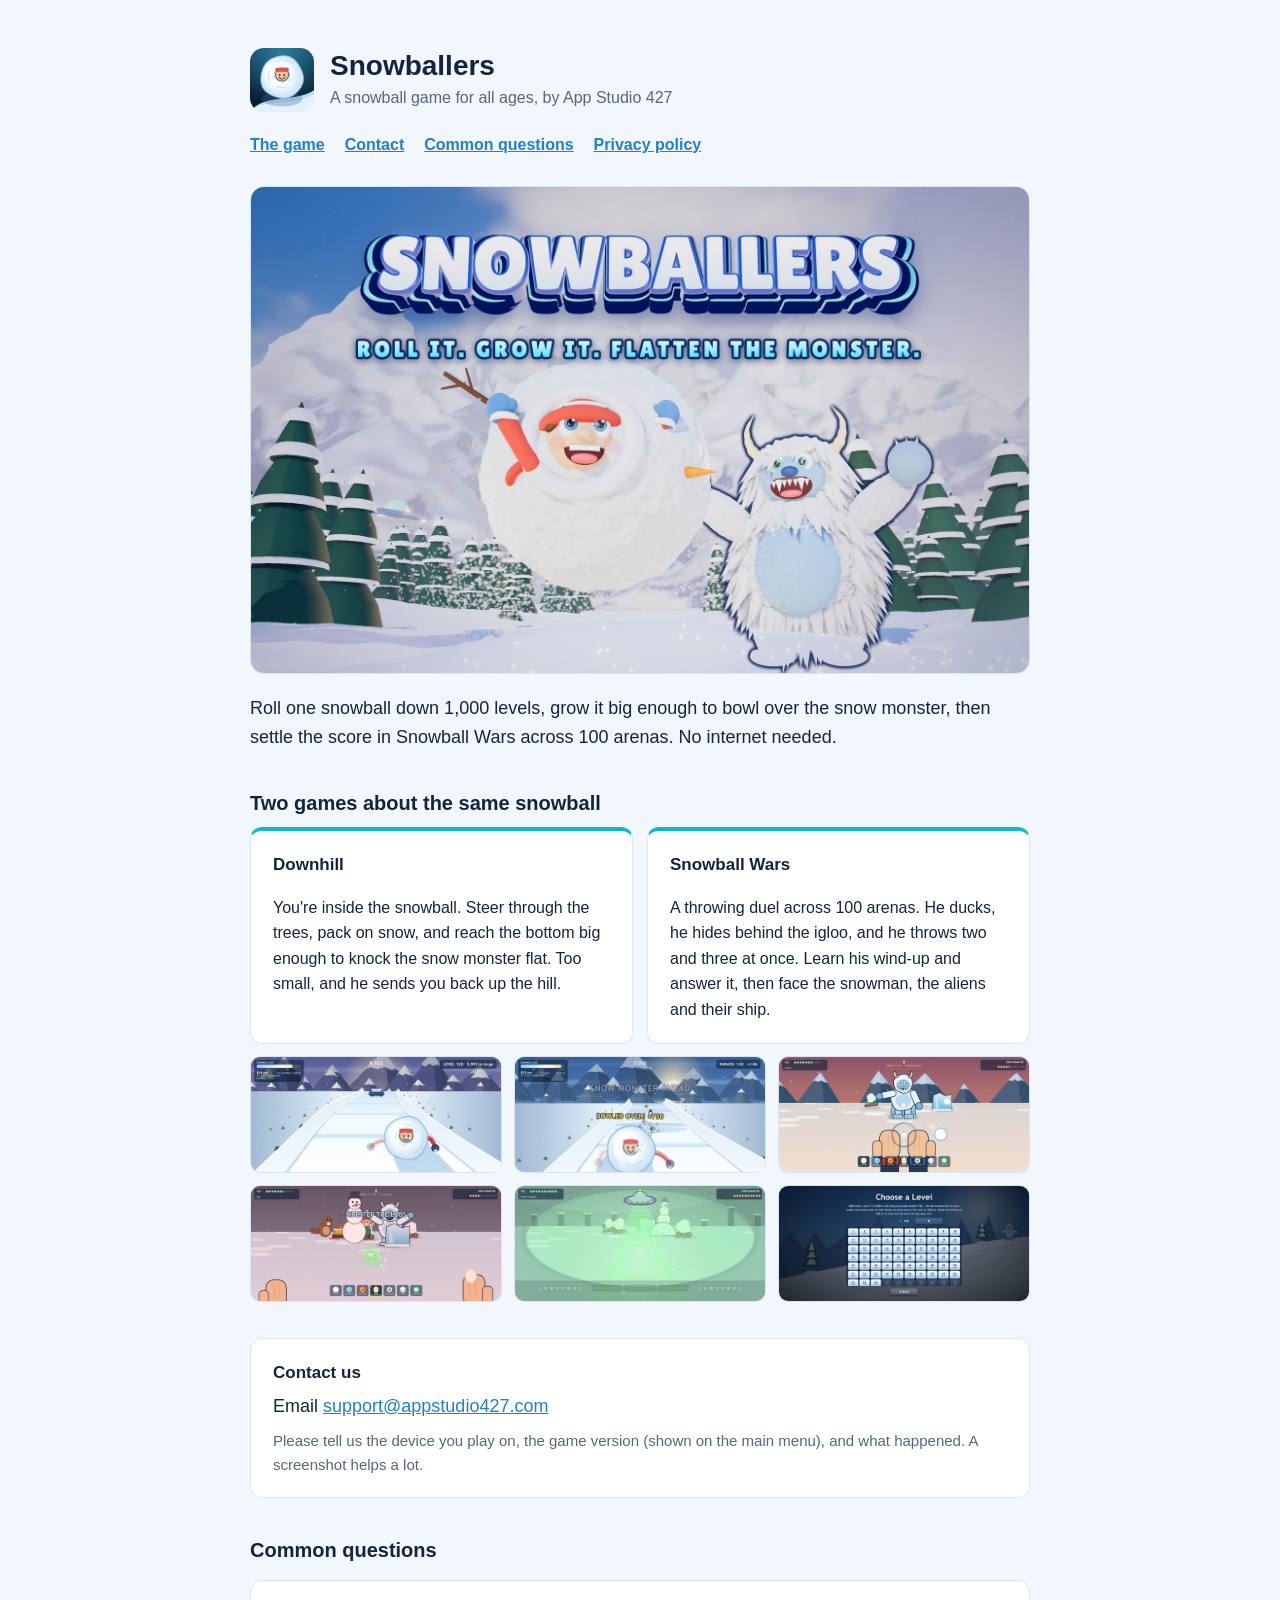
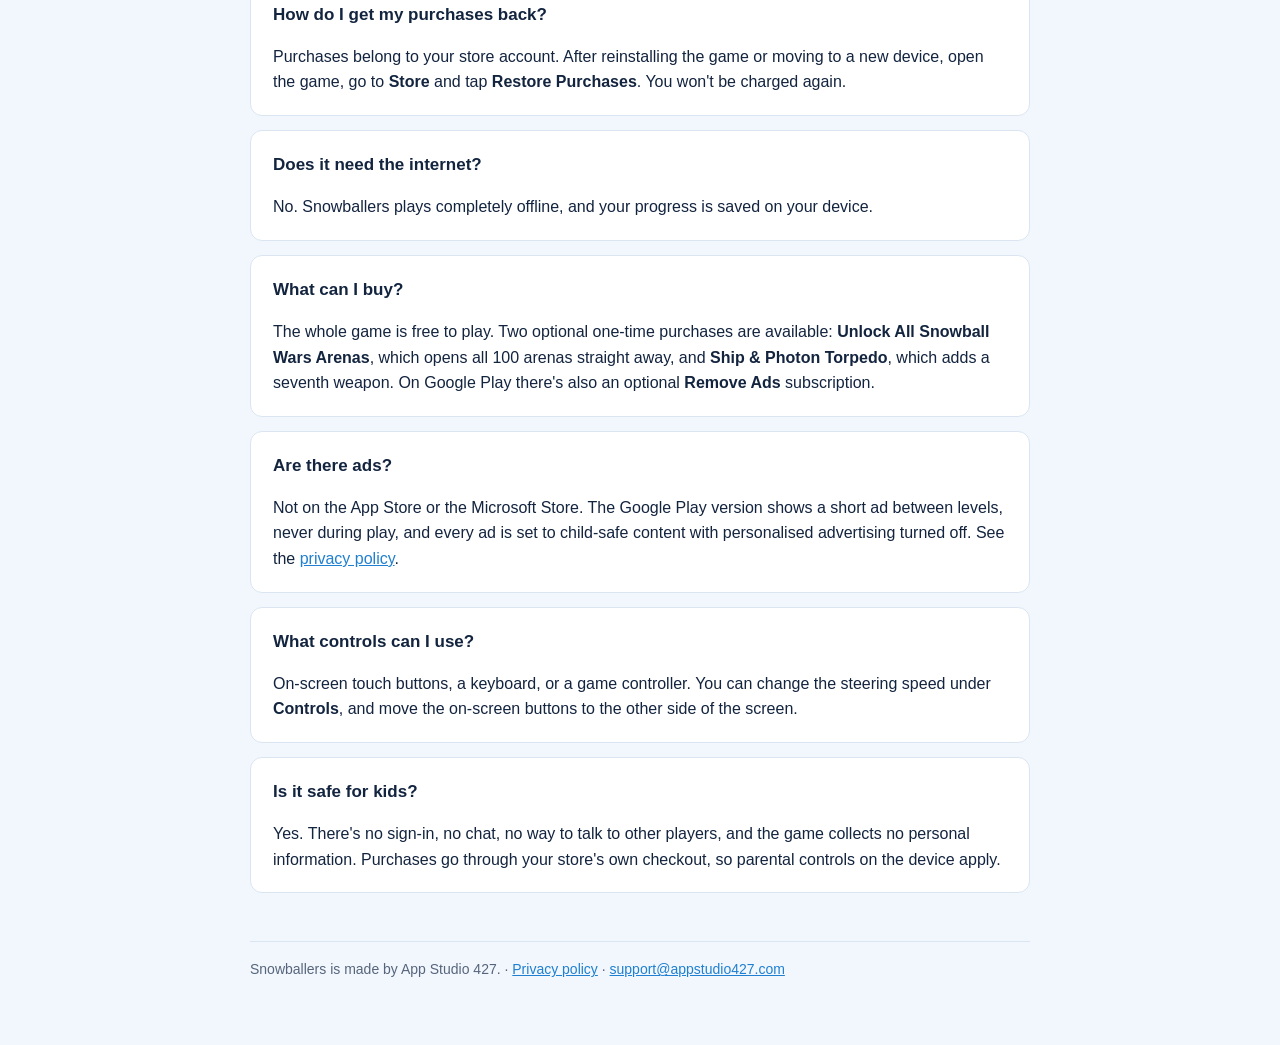
<file: index.html>
<!doctype html>
<html lang="en">
<head>
<meta charset="utf-8">
<meta name="viewport" content="width=device-width, initial-scale=1">
<title>Snowballers</title>
<meta name="description" content="Snowballers: roll a snowball down 1,000 levels, flatten the snow monster, then settle it in Snowball Wars. Support and contact.">
<link rel="stylesheet" href="style.css">
<link rel="icon" href="icon.png">
</head>
<body>
<div class="wrap">
  <header>
    <img src="icon.png" alt="Snowballers icon">
    <div>
      <h1>Snowballers</h1>
      <p>A snowball game for all ages, by App Studio 427</p>
    </div>
  </header>
  <nav>
    <a href="#modes">The game</a>
    <a href="#contact">Contact</a>
    <a href="#faq">Common questions</a>
    <a href="privacy.html">Privacy policy</a>
  </nav>

  <img class="hero" src="media/poster.jpg" alt="Snowballers poster: a kid rolling inside a giant snowball toward the snow monster">
  <p class="lede">Roll one snowball down 1,000 levels, grow it big enough to bowl over the snow monster, then settle the score in Snowball Wars across 100 arenas. No internet needed.</p>

  <h2 id="modes">Two games about the same snowball</h2>
  <div class="modes">
    <div class="card">
      <h3>Downhill</h3>
      <p>You're inside the snowball. Steer through the trees, pack on snow, and reach the bottom big enough to knock the snow monster flat. Too small, and he sends you back up the hill.</p>
    </div>
    <div class="card">
      <h3>Snowball Wars</h3>
      <p>A throwing duel across 100 arenas. He ducks, he hides behind the igloo, and he throws two and three at once. Learn his wind-up and answer it, then face the snowman, the aliens and their ship.</p>
    </div>
  </div>

  <div class="gallery">
    <img src="media/01-downhill-run.jpg" alt="Rolling the snowball downhill through the trees" loading="lazy">
    <img src="media/02-downhill-monster.jpg" alt="The snowball reaching the snow monster" loading="lazy">
    <img src="media/03-wars-throw.jpg" alt="Throwing snowballs in Snowball Wars" loading="lazy">
    <img src="media/05-wars-aliens.jpg" alt="An arena with aliens" loading="lazy">
    <img src="media/07-wars-arena-100.jpg" alt="Arena 100" loading="lazy">
    <img src="media/08-levels.jpg" alt="The level select screen" loading="lazy">
  </div>

  <section id="contact" class="card contact" style="margin-top:36px">
    <h3>Contact us</h3>
    Email <a href="mailto:support@appstudio427.com">support@appstudio427.com</a>
    <p class="muted" style="font-size:15px;margin:8px 0 0">Please tell us the device you play on, the game version (shown on the main menu), and what happened. A screenshot helps a lot.</p>
  </section>

  <h2 id="faq">Common questions</h2>

  <div class="card">
    <h3>How do I get my purchases back?</h3>
    <p>Purchases belong to your store account. After reinstalling the game or moving to a new device, open the game, go to <strong>Store</strong> and tap <strong>Restore Purchases</strong>. You won't be charged again.</p>
  </div>

  <div class="card">
    <h3>Does it need the internet?</h3>
    <p>No. Snowballers plays completely offline, and your progress is saved on your device.</p>
  </div>

  <div class="card">
    <h3>What can I buy?</h3>
    <p>The whole game is free to play. Two optional one-time purchases are available: <strong>Unlock All Snowball Wars Arenas</strong>, which opens all 100 arenas straight away, and <strong>Ship &amp; Photon Torpedo</strong>, which adds a seventh weapon. On Google Play there's also an optional <strong>Remove Ads</strong> subscription.</p>
  </div>

  <div class="card">
    <h3>Are there ads?</h3>
    <p>Not on the App Store or the Microsoft Store. The Google Play version shows a short ad between levels, never during play, and every ad is set to child-safe content with personalised advertising turned off. See the <a href="privacy.html">privacy policy</a>.</p>
  </div>

  <div class="card">
    <h3>What controls can I use?</h3>
    <p>On-screen touch buttons, a keyboard, or a game controller. You can change the steering speed under <strong>Controls</strong>, and move the on-screen buttons to the other side of the screen.</p>
  </div>

  <div class="card">
    <h3>Is it safe for kids?</h3>
    <p>Yes. There's no sign-in, no chat, no way to talk to other players, and the game collects no personal information. Purchases go through your store's own checkout, so parental controls on the device apply.</p>
  </div>

  <footer>
    Snowballers is made by App Studio 427.
    · <a href="privacy.html">Privacy policy</a>
    · <a href="mailto:support@appstudio427.com">support@appstudio427.com</a>
  </footer>
</div>
</body>
</html>
</file>
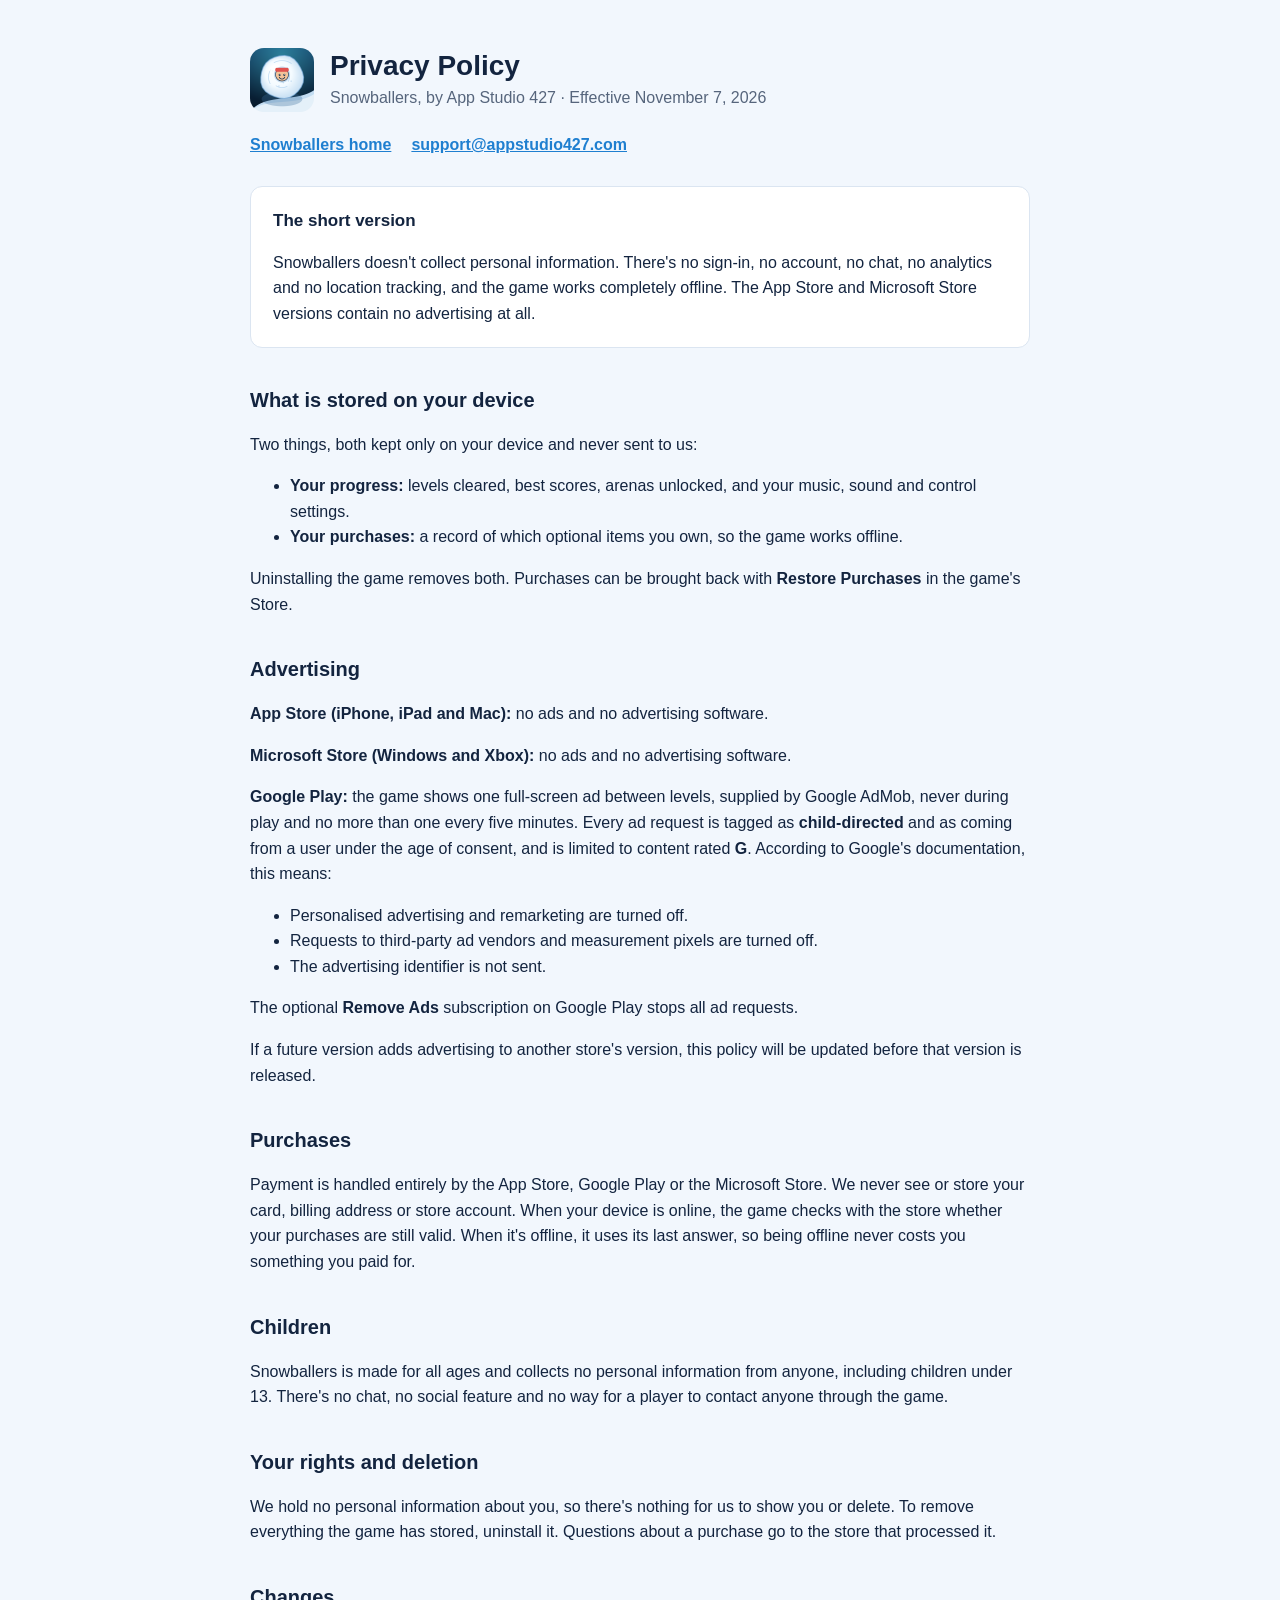
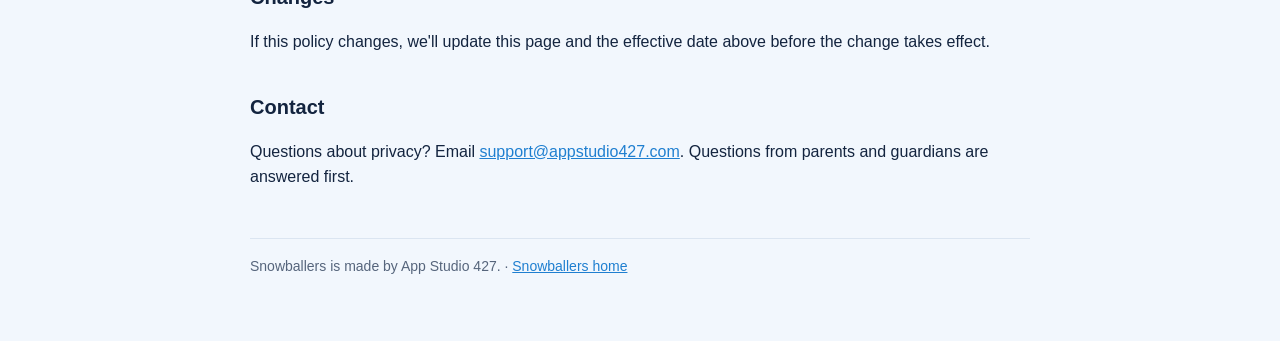
<file: privacy.html>
<!doctype html>
<html lang="en">
<head>
<meta charset="utf-8">
<meta name="viewport" content="width=device-width, initial-scale=1">
<title>Snowballers Privacy Policy</title>
<meta name="description" content="Privacy policy for Snowballers. The game collects no personal information.">
<link rel="stylesheet" href="style.css">
<link rel="icon" href="icon.png">
</head>
<body>
<div class="wrap">
  <header>
    <img src="icon.png" alt="Snowballers icon">
    <div>
      <h1>Privacy Policy</h1>
      <p>Snowballers, by App Studio 427 · Effective November 7, 2026</p>
    </div>
  </header>
  <nav>
    <a href="index.html">Snowballers home</a>
    <a href="mailto:support@appstudio427.com">support@appstudio427.com</a>
  </nav>

  <div class="card">
    <h3>The short version</h3>
    <p>Snowballers doesn't collect personal information. There's no sign-in, no account, no chat, no analytics and no location tracking, and the game works completely offline. The App Store and Microsoft Store versions contain no advertising at all.</p>
  </div>

  <h2>What is stored on your device</h2>
  <p>Two things, both kept only on your device and never sent to us:</p>
  <ul>
    <li><strong>Your progress:</strong> levels cleared, best scores, arenas unlocked, and your music, sound and control settings.</li>
    <li><strong>Your purchases:</strong> a record of which optional items you own, so the game works offline.</li>
  </ul>
  <p>Uninstalling the game removes both. Purchases can be brought back with <strong>Restore Purchases</strong> in the game's Store.</p>

  <h2>Advertising</h2>
  <p><strong>App Store (iPhone, iPad and Mac):</strong> no ads and no advertising software.</p>
  <p><strong>Microsoft Store (Windows and Xbox):</strong> no ads and no advertising software.</p>
  <p><strong>Google Play:</strong> the game shows one full-screen ad between levels, supplied by Google AdMob, never during play and no more than one every five minutes. Every ad request is tagged as <strong>child-directed</strong> and as coming from a user under the age of consent, and is limited to content rated <strong>G</strong>. According to Google's documentation, this means:</p>
  <ul>
    <li>Personalised advertising and remarketing are turned off.</li>
    <li>Requests to third-party ad vendors and measurement pixels are turned off.</li>
    <li>The advertising identifier is not sent.</li>
  </ul>
  <p>The optional <strong>Remove Ads</strong> subscription on Google Play stops all ad requests.</p>
  <p>If a future version adds advertising to another store's version, this policy will be updated before that version is released.</p>

  <h2>Purchases</h2>
  <p>Payment is handled entirely by the App Store, Google Play or the Microsoft Store. We never see or store your card, billing address or store account. When your device is online, the game checks with the store whether your purchases are still valid. When it's offline, it uses its last answer, so being offline never costs you something you paid for.</p>

  <h2>Children</h2>
  <p>Snowballers is made for all ages and collects no personal information from anyone, including children under 13. There's no chat, no social feature and no way for a player to contact anyone through the game.</p>

  <h2>Your rights and deletion</h2>
  <p>We hold no personal information about you, so there's nothing for us to show you or delete. To remove everything the game has stored, uninstall it. Questions about a purchase go to the store that processed it.</p>

  <h2>Changes</h2>
  <p>If this policy changes, we'll update this page and the effective date above before the change takes effect.</p>

  <h2>Contact</h2>
  <p>Questions about privacy? Email <a href="mailto:support@appstudio427.com">support@appstudio427.com</a>. Questions from parents and guardians are answered first.</p>

  <footer>
    Snowballers is made by App Studio 427. · <a href="index.html">Snowballers home</a>
  </footer>
</div>
</body>
</html>
</file>
<file: style.css>
:root {
  color-scheme: light dark;
  --bg: #f2f7fd;
  --card: #ffffff;
  --text: #13243f;
  --muted: #56657c;
  --line: #dbe5f1;
  --accent: #1f7fd0;
  --cyan: #12b7d8;
}
@media (prefers-color-scheme: dark) {
  :root {
    --bg: #0f1726;
    --card: #172235;
    --text: #e8eef8;
    --muted: #9aa9c0;
    --line: #26344d;
    --accent: #6fc3ff;
    --cyan: #4fe0f5;
  }
}
* { box-sizing: border-box; }
body {
  margin: 0;
  background: var(--bg);
  color: var(--text);
  font: 16px/1.6 -apple-system, BlinkMacSystemFont, "Segoe UI", Roboto, Helvetica, Arial, sans-serif;
}
.wrap { max-width: 820px; margin: 0 auto; padding: 48px 20px 64px; }
header { display: flex; align-items: center; gap: 16px; margin-bottom: 8px; }
header img { width: 64px; height: 64px; border-radius: 14px; }
header h1 { margin: 0; font-size: 28px; line-height: 1.2; }
header p { margin: 2px 0 0; color: var(--muted); }
nav { margin: 20px 0 28px; display: flex; gap: 20px; flex-wrap: wrap; }
nav a { font-weight: 600; }
a { color: var(--accent); }
h2 { font-size: 20px; margin: 36px 0 8px; }
h3 { font-size: 17px; margin: 0 0 6px; }
.hero { display: block; width: 100%; height: auto; border-radius: 14px; border: 1px solid var(--line); }
.lede { font-size: 18px; margin: 20px 0 0; }
.card { background: var(--card); border: 1px solid var(--line); border-radius: 12px; padding: 20px 22px; margin: 14px 0; }
.card p:last-child, .card ul:last-child { margin-bottom: 0; }
.contact { font-size: 18px; }
.modes { display: grid; grid-template-columns: repeat(auto-fit, minmax(230px, 1fr)); gap: 14px; }
.modes .card { margin: 0; border-top: 4px solid var(--cyan); }
.gallery { display: grid; grid-template-columns: repeat(auto-fit, minmax(240px, 1fr)); gap: 12px; margin-top: 12px; }
.gallery img { width: 100%; height: auto; border-radius: 10px; border: 1px solid var(--line); display: block; }
.muted { color: var(--muted); }
footer { margin-top: 48px; color: var(--muted); font-size: 14px; border-top: 1px solid var(--line); padding-top: 16px; }
</file>
